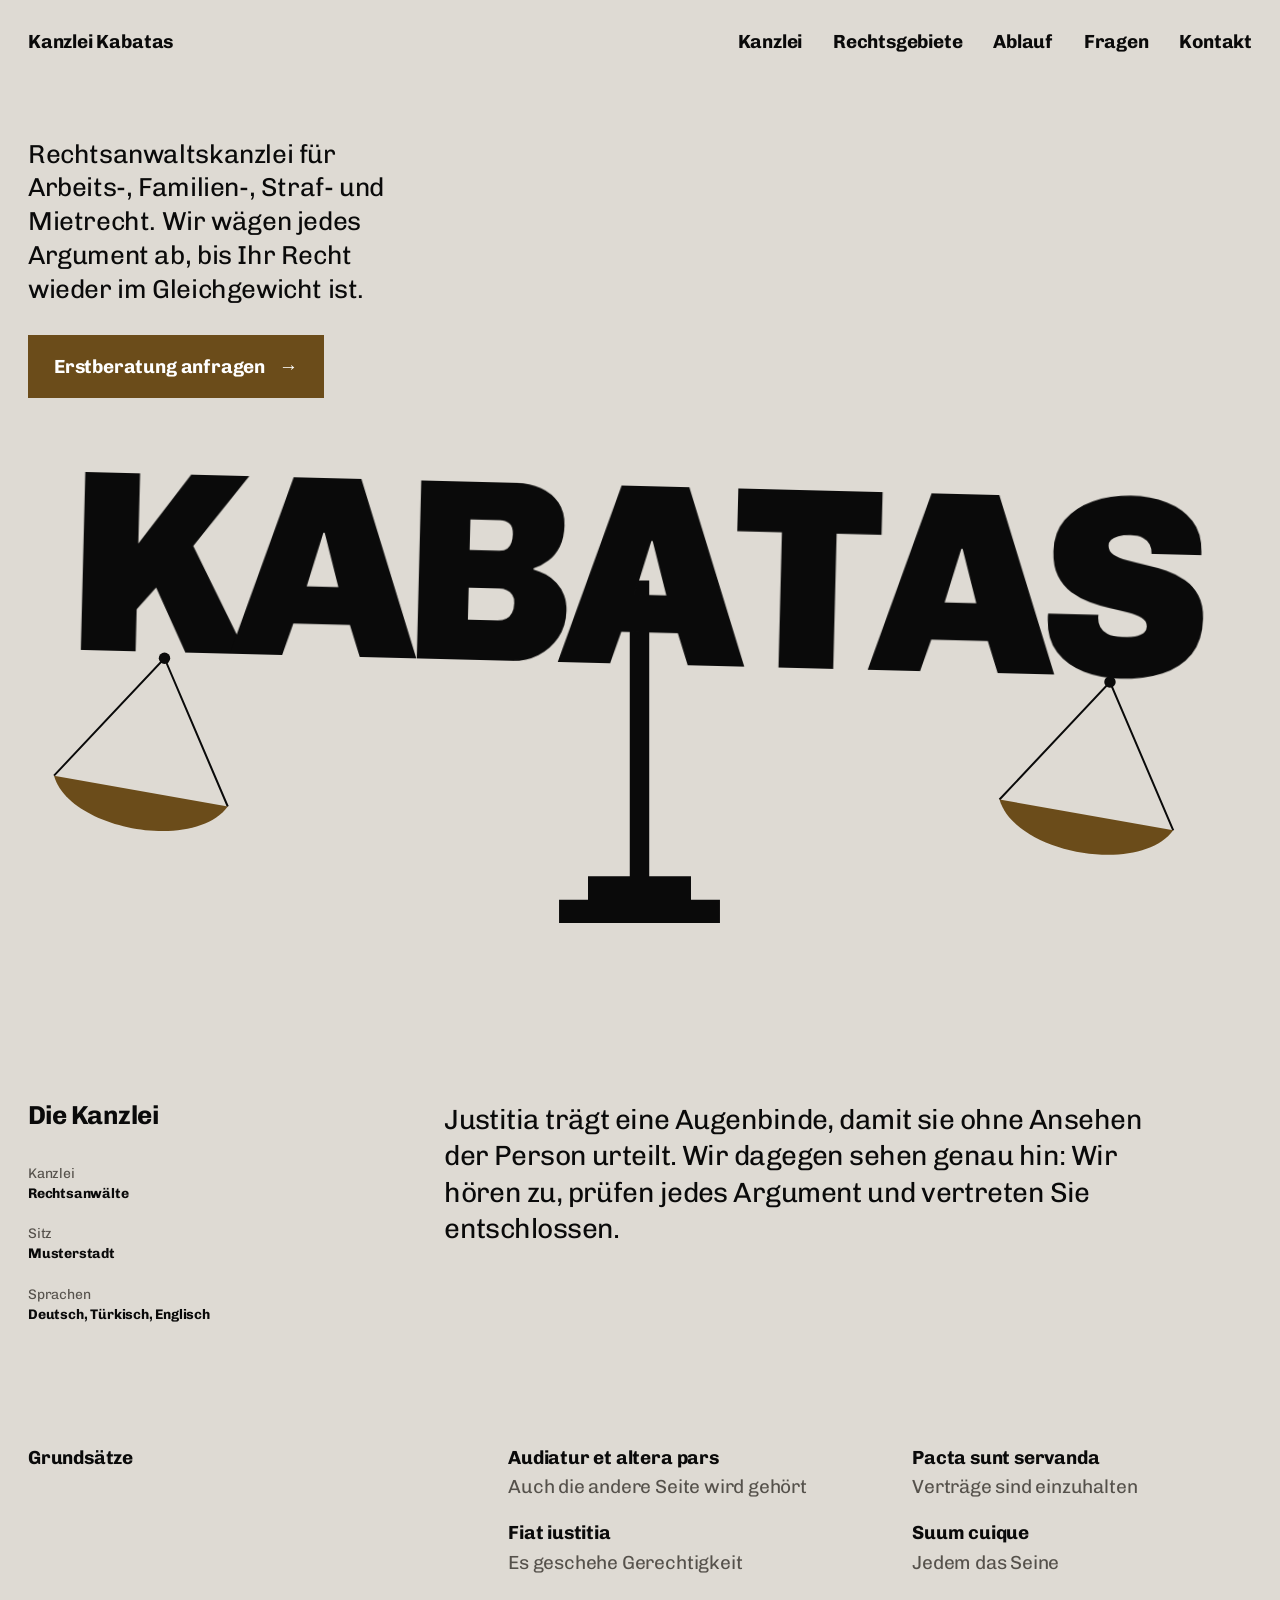
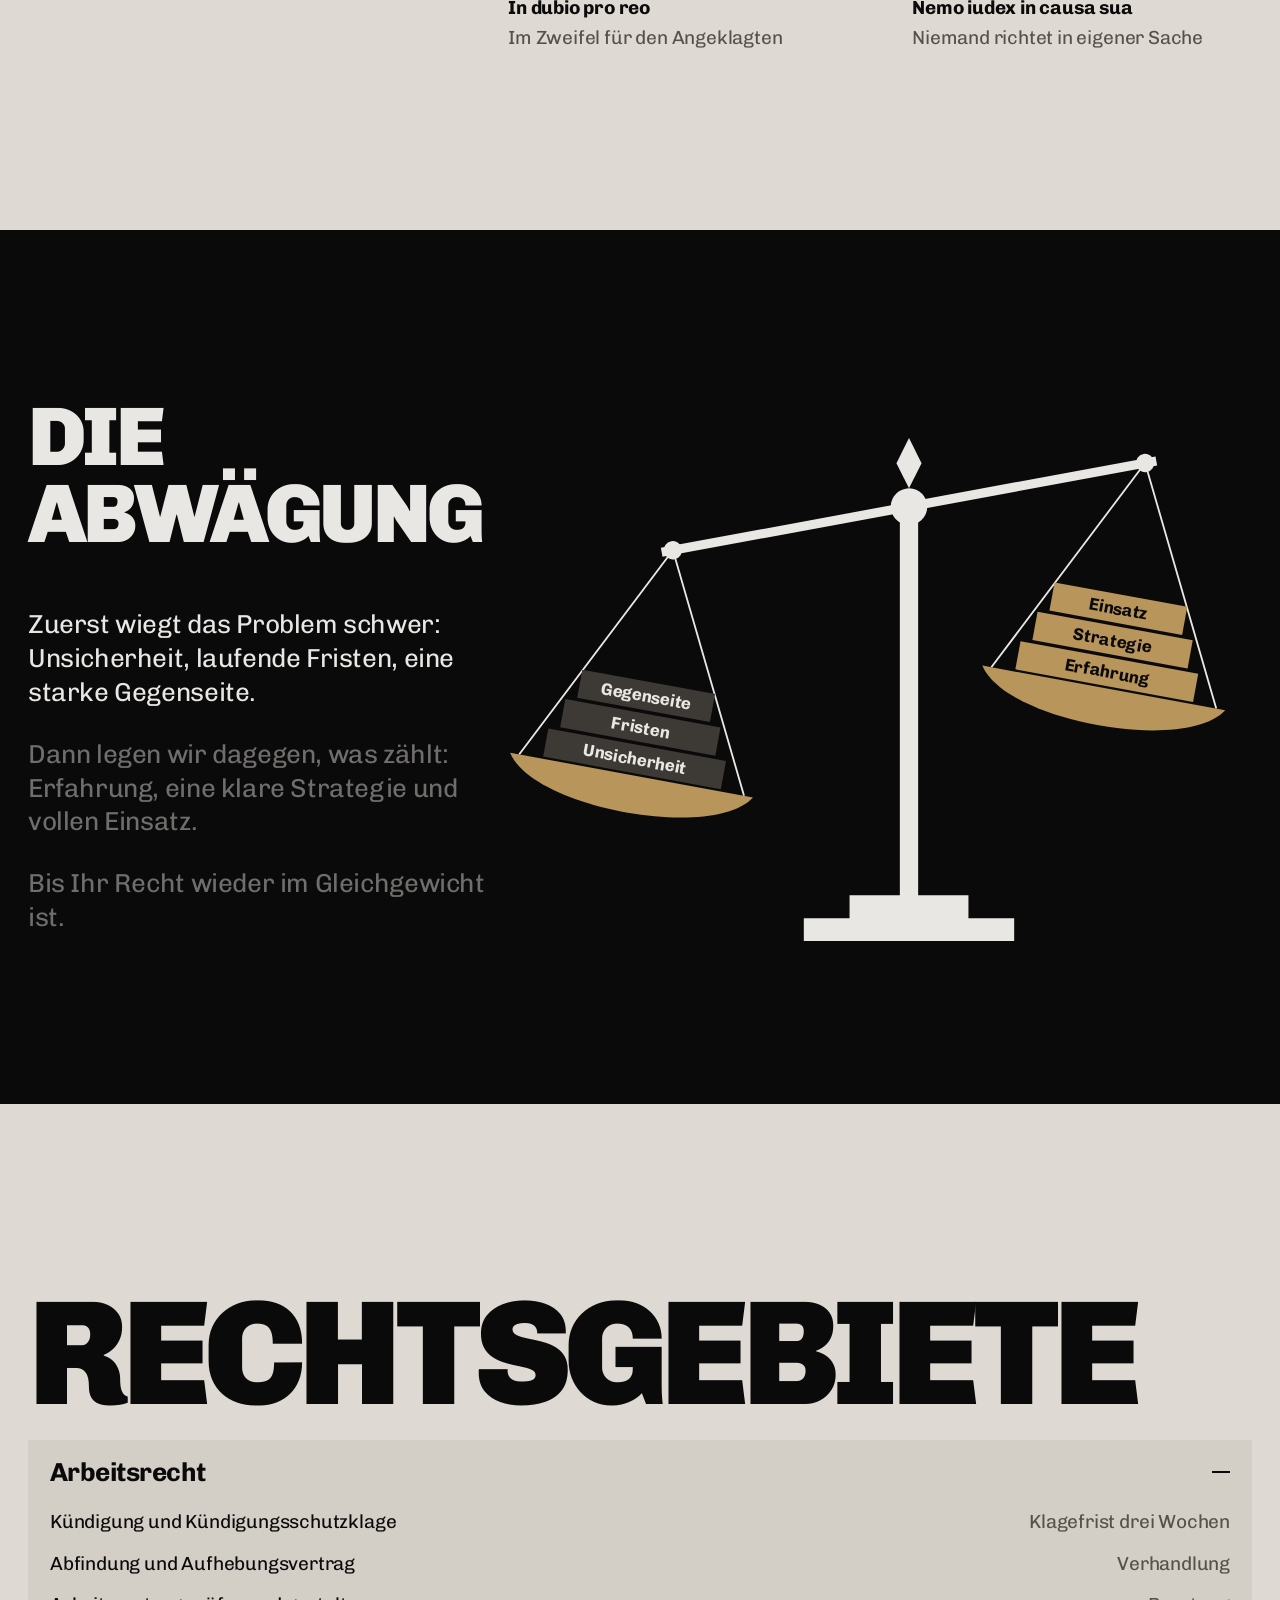
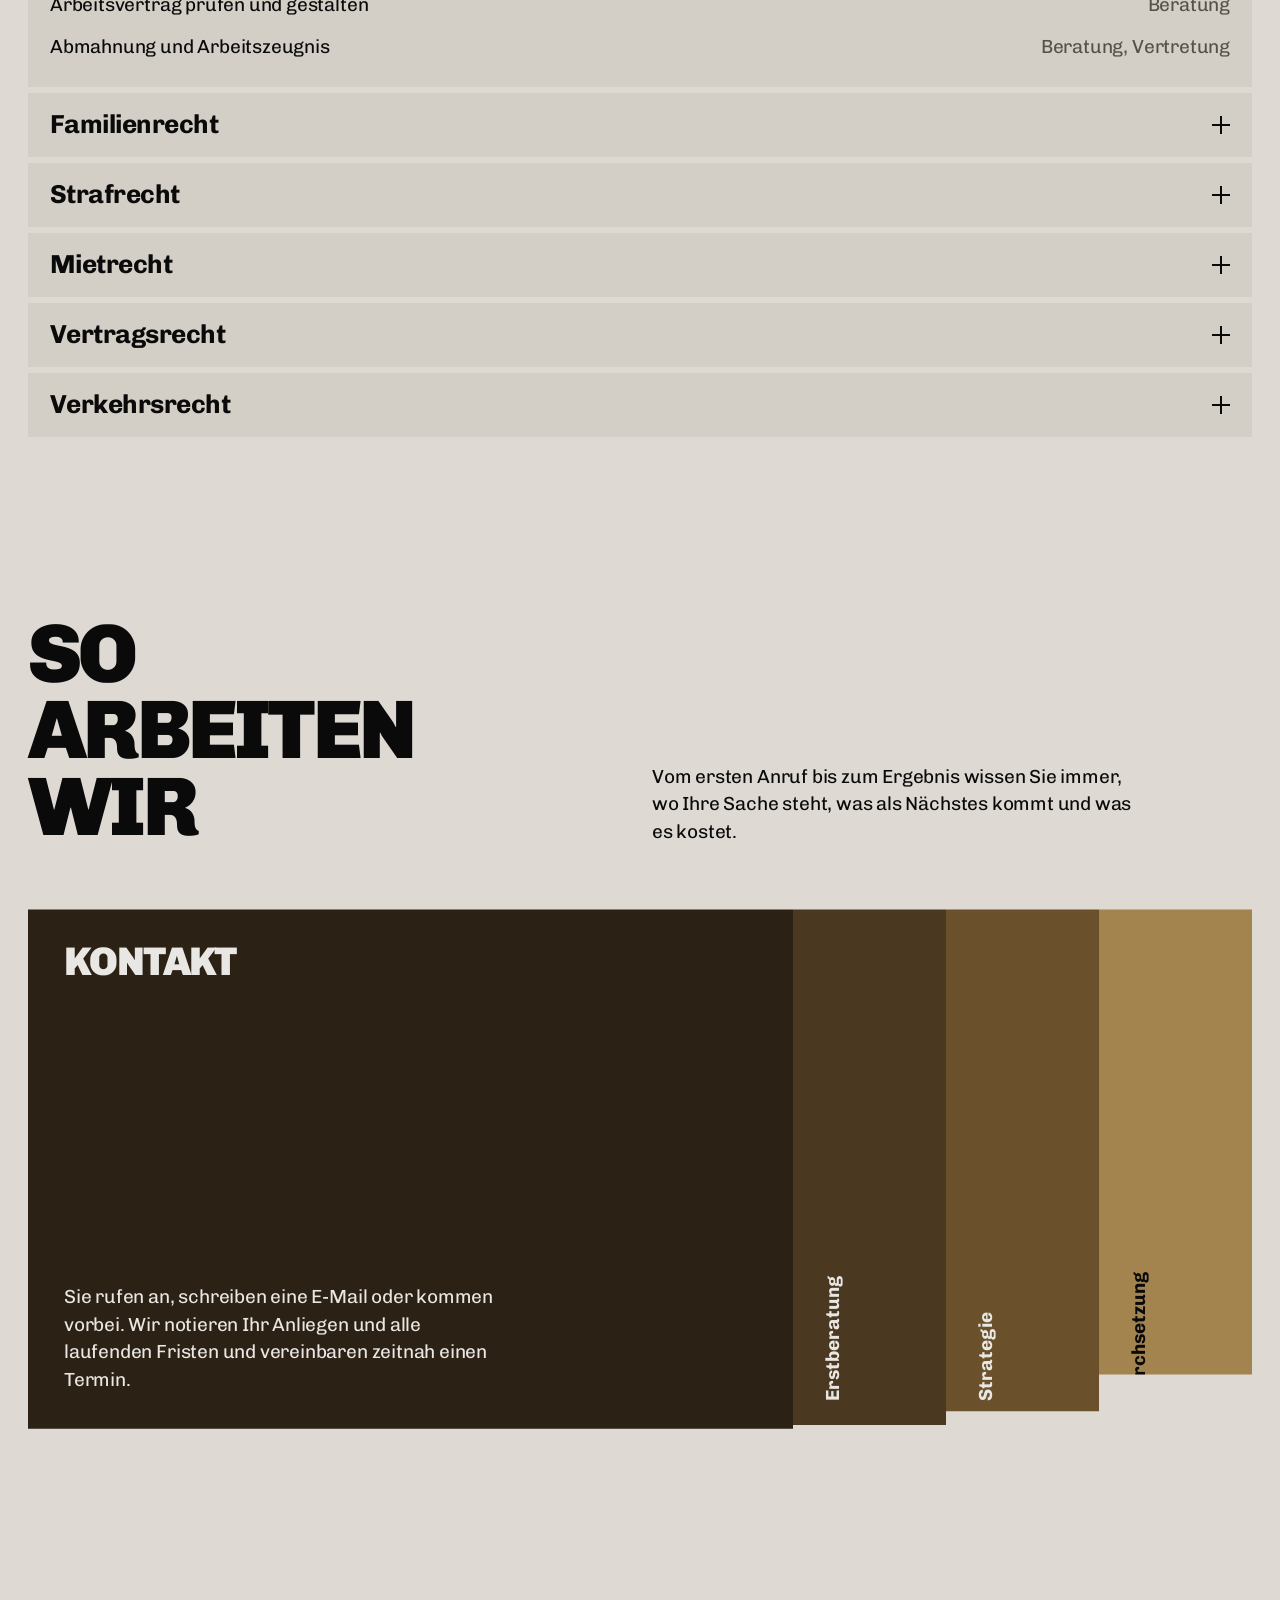
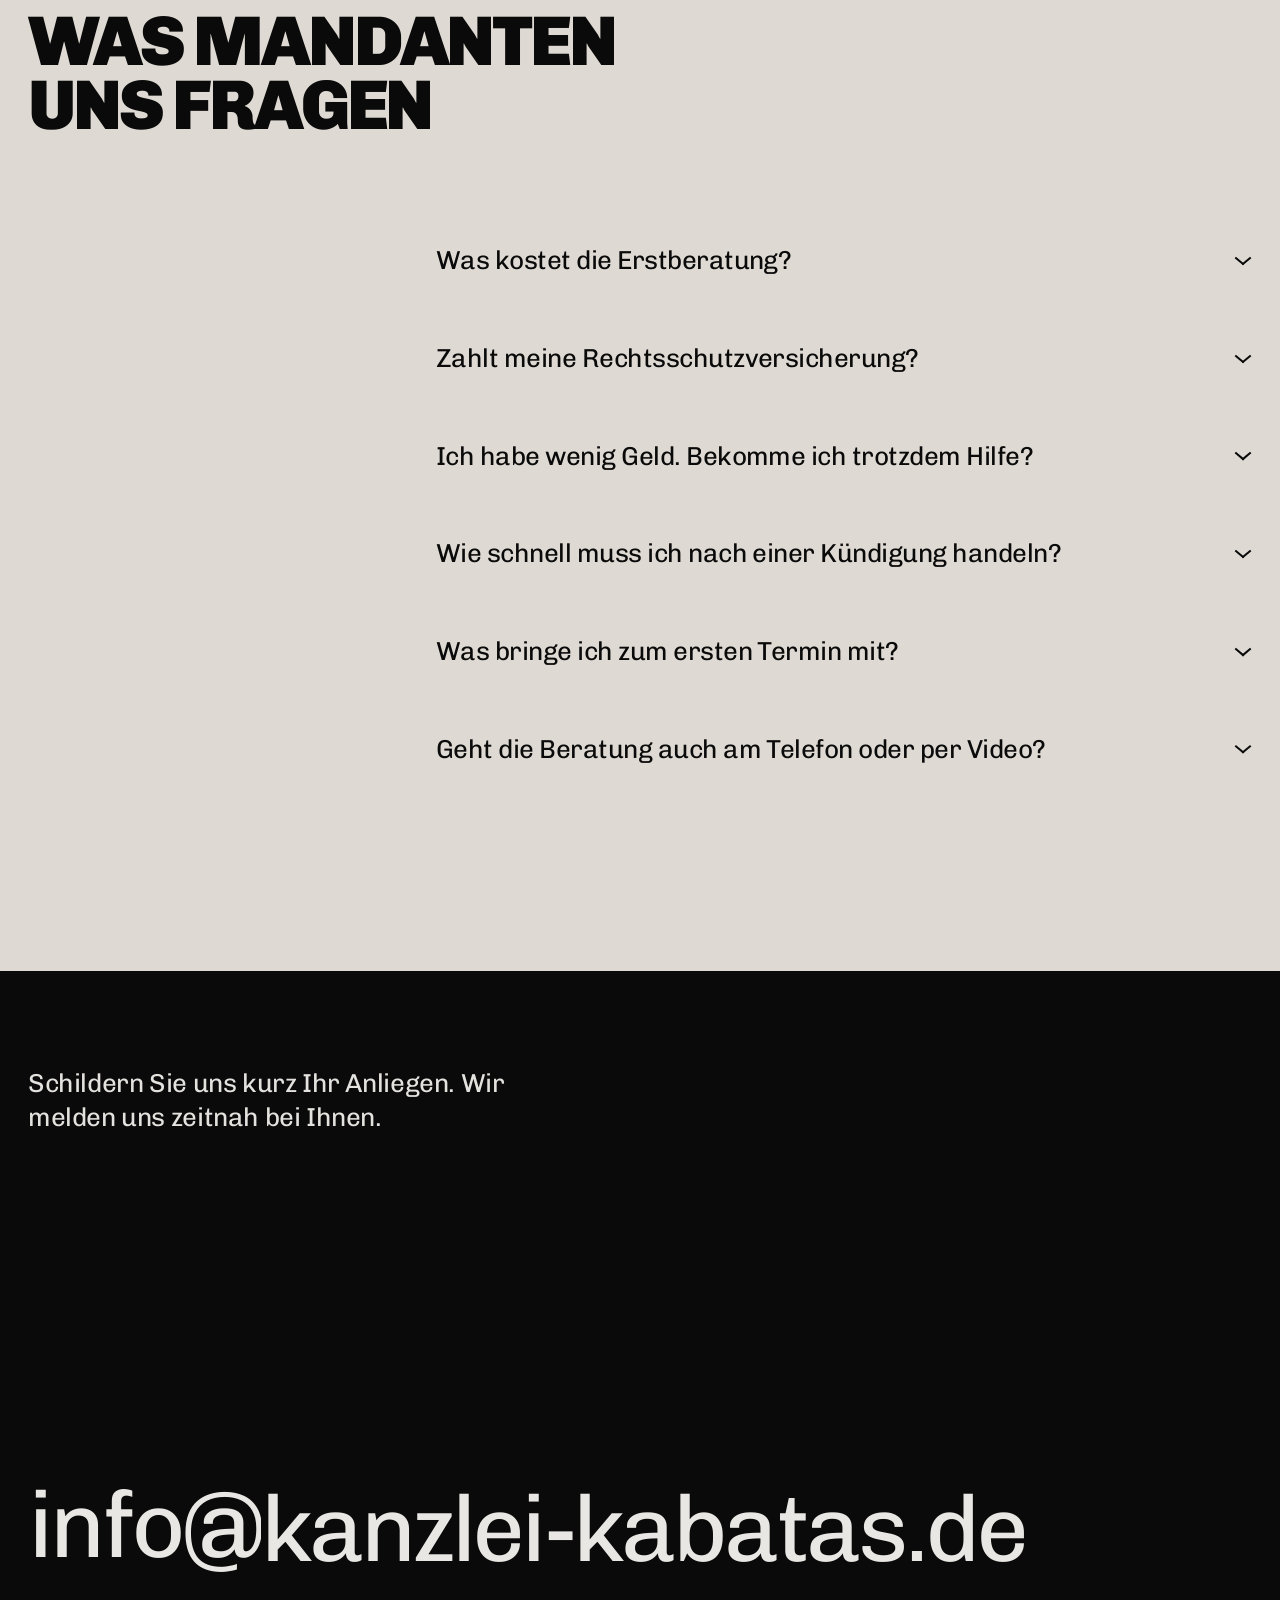
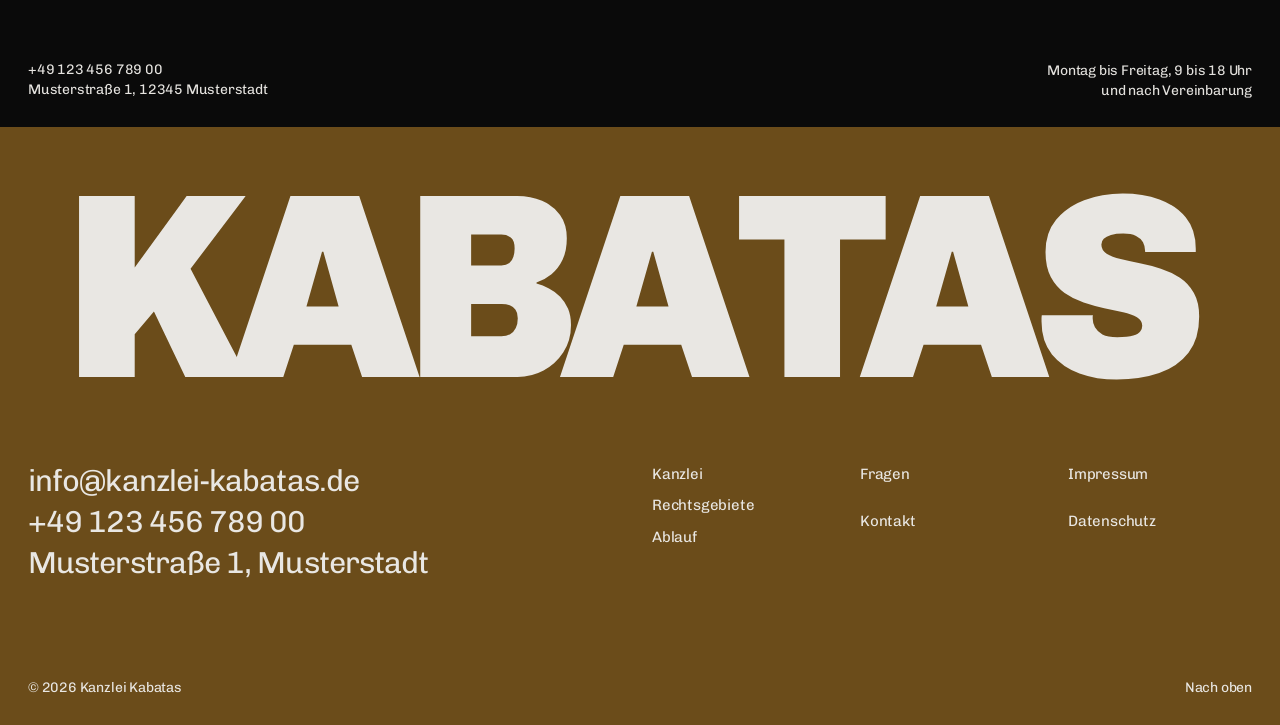
<file: index.html>
<!doctype html>
<html lang="de">
<head>
  <meta charset="utf-8">
  <meta name="viewport" content="width=device-width, initial-scale=1">
  <title>Kanzlei Kabatas – Rechtsanwälte</title>
  <meta name="description" content="Kanzlei Kabatas – Rechtsanwaltskanzlei für Arbeits-, Familien-, Straf-, Miet-, Vertrags- und Verkehrsrecht. Wir wägen ab, bis Ihr Recht im Gleichgewicht ist.">
  <meta name="theme-color" content="#dedad3">
  <link rel="icon" href="assets/favicon.svg" type="image/svg+xml">
  <link rel="preload" href="fonts/chivo-latin-900-normal.woff2" as="font" type="font/woff2" crossorigin>
  <link rel="preload" href="fonts/chivo-latin-400-normal.woff2" as="font" type="font/woff2" crossorigin>
  <script>document.documentElement.classList.add('js')</script>
  <link rel="stylesheet" href="styles.css">
</head>
<body>
  <a class="skip" href="#kanzlei">Zum Inhalt springen</a>

  <!-- ERSTER BILDSCHIRM: Der Name ist der Waagebalken -->
  <header class="hero" id="top">
    <nav class="bar" aria-label="Hauptnavigation">
      <a class="bar__mark" href="#top">Kanzlei Kabatas</a>
      <div class="bar__links">
        <a class="link" href="#kanzlei">Kanzlei</a>
        <a class="link" href="#rechtsgebiete">Rechtsgebiete</a>
        <a class="link" href="#ablauf">Ablauf</a>
        <a class="link" href="#fragen">Fragen</a>
        <a class="link" href="#kontakt">Kontakt</a>
      </div>
      <button class="bar__menu" type="button" aria-expanded="false" aria-controls="menu">Menü</button>
    </nav>

    <div class="hero__copy">
      <p class="hero__lead" data-load style="--d:380ms">Rechtsanwaltskanzlei für Arbeits-, Familien-, Straf- und Mietrecht. Wir wägen jedes Argument ab, bis Ihr Recht wieder im Gleichgewicht ist.</p>
      <a class="button" data-load style="--d:460ms" href="#kontakt">Erstberatung anfragen</a>
    </div>

    <div class="monument" data-monument>
      <svg class="monument__rig" data-rig aria-hidden="true"></svg>
      <h1 class="monument__word" data-beam tabindex="0" aria-label="Kanzlei Kabatas">
        <span class="monument__chars" aria-hidden="true"><span>K</span><span>A</span><span>B</span><span>A</span><span>T</span><span>A</span><span>S</span></span>
      </h1>
    </div>
  </header>

  <div class="menu" id="menu" hidden>
    <a href="#kanzlei">Kanzlei</a>
    <a href="#rechtsgebiete">Rechtsgebiete</a>
    <a href="#ablauf">Ablauf</a>
    <a href="#fragen">Fragen</a>
    <a href="#kontakt">Kontakt</a>
  </div>

  <main>
    <!-- KANZLEI -->
    <section class="about" id="kanzlei" aria-labelledby="about-title">
      <div class="about__row">
        <div class="about__side">
          <h2 class="about__title" id="about-title" data-rise>Die Kanzlei</h2>
          <dl class="facts">
            <div data-rise><dt>Kanzlei</dt><dd>Rechtsanwälte</dd></div>
            <div data-rise><dt>Sitz</dt><dd>Musterstadt</dd></div>
            <div data-rise><dt>Sprachen</dt><dd>Deutsch, Türkisch, Englisch</dd></div>
          </dl>
        </div>
        <p class="about__text" data-lines>Justitia trägt eine Augenbinde, damit sie ohne Ansehen der Person urteilt. Wir dagegen sehen genau hin: Wir hören zu, prüfen jedes Argument und vertreten Sie entschlossen.</p>
      </div>
      <div class="about__row about__row--record">
        <h3 class="about__word" data-rise>Grundsätze</h3>
        <ul class="record">
          <li data-rise><span>Audiatur et altera pars</span><span>Auch die andere Seite wird gehört</span></li>
          <li data-rise><span>Fiat iustitia</span><span>Es geschehe Gerechtigkeit</span></li>
          <li data-rise><span>In dubio pro reo</span><span>Im Zweifel für den Angeklagten</span></li>
        </ul>
        <ul class="record">
          <li data-rise><span>Pacta sunt servanda</span><span>Verträge sind einzuhalten</span></li>
          <li data-rise><span>Suum cuique</span><span>Jedem das Seine</span></li>
          <li data-rise><span>Nemo iudex in causa sua</span><span>Niemand richtet in eigener Sache</span></li>
        </ul>
      </div>
    </section>

    <!-- DIE ABWÄGUNG: läuft beim normalen Scrollen mit, nichts bleibt stehen -->
    <section class="weigh" aria-labelledby="weigh-title">
      <div class="weigh__copy">
        <h2 class="weigh__title" id="weigh-title" data-rise>Die Abwägung</h2>
        <ol class="weigh__steps">
          <li data-step="0">Zuerst wiegt das Problem schwer: Unsicherheit, laufende Fristen, eine starke Gegenseite.</li>
          <li data-step="1">Dann legen wir dagegen, was zählt: Erfahrung, eine klare Strategie und vollen Einsatz.</li>
          <li data-step="2">Bis Ihr Recht wieder im Gleichgewicht ist.</li>
        </ol>
      </div>
      <div class="weigh__scale" data-weigh aria-hidden="true"></div>
    </section>

    <!-- RECHTSGEBIETE -->
    <section class="areas" id="rechtsgebiete" aria-labelledby="areas-title">
      <h2 class="areas__word" id="areas-title"><span data-fit>Rechtsgebiete</span></h2>
      <div class="bars">
        <details class="bar-row" open data-rise>
          <summary><span>Arbeitsrecht</span><i aria-hidden="true"></i></summary>
          <ul>
            <li><span>Kündigung und Kündigungsschutzklage</span><span>Klagefrist drei Wochen</span></li>
            <li><span>Abfindung und Aufhebungsvertrag</span><span>Verhandlung</span></li>
            <li><span>Arbeitsvertrag prüfen und gestalten</span><span>Beratung</span></li>
            <li><span>Abmahnung und Arbeitszeugnis</span><span>Beratung, Vertretung</span></li>
          </ul>
        </details>
        <details class="bar-row" data-rise>
          <summary><span>Familienrecht</span><i aria-hidden="true"></i></summary>
          <ul>
            <li><span>Trennung und Scheidung</span><span>Vertretung vor dem Familiengericht</span></li>
            <li><span>Kindes- und Ehegattenunterhalt</span><span>Berechnung, Durchsetzung</span></li>
            <li><span>Sorgerecht und Umgangsrecht</span><span>Beratung, Vertretung</span></li>
            <li><span>Zugewinnausgleich und Eheverträge</span><span>Beratung, Gestaltung</span></li>
          </ul>
        </details>
        <details class="bar-row" data-rise>
          <summary><span>Strafrecht</span><i aria-hidden="true"></i></summary>
          <ul>
            <li><span>Vorladung und Ermittlungsverfahren</span><span>Akteneinsicht</span></li>
            <li><span>Verteidigung in der Hauptverhandlung</span><span>Vertretung</span></li>
            <li><span>Strafbefehl und Einspruch</span><span>Einspruchsfrist zwei Wochen</span></li>
          </ul>
        </details>
        <details class="bar-row" data-rise>
          <summary><span>Mietrecht</span><i aria-hidden="true"></i></summary>
          <ul>
            <li><span>Mieterhöhung und Nebenkostenabrechnung</span><span>Prüfung</span></li>
            <li><span>Kündigung wegen Eigenbedarf</span><span>Mieter und Vermieter</span></li>
            <li><span>Mängel und Mietminderung</span><span>Beratung, Vertretung</span></li>
            <li><span>Räumung</span><span>Vertretung</span></li>
          </ul>
        </details>
        <details class="bar-row" data-rise>
          <summary><span>Vertragsrecht</span><i aria-hidden="true"></i></summary>
          <ul>
            <li><span>Verträge prüfen, bevor Sie unterschreiben</span><span>Prüfung</span></li>
            <li><span>Kaufverträge und Werkverträge</span><span>Gestaltung</span></li>
            <li><span>Forderungen durchsetzen oder abwehren</span><span>Vertretung</span></li>
          </ul>
        </details>
        <details class="bar-row" data-rise>
          <summary><span>Verkehrsrecht</span><i aria-hidden="true"></i></summary>
          <ul>
            <li><span>Unfallregulierung und Schmerzensgeld</span><span>Durchsetzung</span></li>
            <li><span>Bußgeldbescheid und Fahrverbot</span><span>Einspruchsfrist zwei Wochen</span></li>
            <li><span>Führerscheinentzug</span><span>Verteidigung</span></li>
          </ul>
        </details>
      </div>
    </section>

    <!-- ABLAUF -->
    <section class="process" id="ablauf" aria-labelledby="process-title">
      <div class="process__intro">
        <h2 class="process__title" id="process-title" data-rise>So arbeiten wir</h2>
        <p data-rise>Vom ersten Anruf bis zum Ergebnis wissen Sie immer, wo Ihre Sache steht, was als Nächstes kommt und was es kostet.</p>
      </div>
      <ol class="stages">
        <li class="stage is-open">
          <button class="stage__tab" type="button" aria-expanded="true"><span>Kontakt</span></button>
          <div class="stage__body">
            <h3>Kontakt</h3>
            <p>Sie rufen an, schreiben eine E-Mail oder kommen vorbei. Wir notieren Ihr Anliegen und alle laufenden Fristen und vereinbaren zeitnah einen Termin.</p>
          </div>
        </li>
        <li class="stage">
          <button class="stage__tab" type="button" aria-expanded="false"><span>Erstberatung</span></button>
          <div class="stage__body">
            <h3>Erstberatung</h3>
            <p>Wir hören zu, sichten Ihre Unterlagen und geben Ihnen eine ehrliche erste Einschätzung, auch dann, wenn sie unbequem ist.</p>
          </div>
        </li>
        <li class="stage">
          <button class="stage__tab" type="button" aria-expanded="false"><span>Strategie</span></button>
          <div class="stage__body">
            <h3>Strategie</h3>
            <p>Gemeinsam wägen wir Chancen, Risiken und Kosten gegeneinander ab und legen fest, wie wir vorgehen.</p>
          </div>
        </li>
        <li class="stage">
          <button class="stage__tab" type="button" aria-expanded="false"><span>Durchsetzung</span></button>
          <div class="stage__body">
            <h3>Durchsetzung</h3>
            <p>Wir vertreten Ihre Interessen, mit Verhandlungsgeschick oder vor Gericht, bis die Sache abgeschlossen ist.</p>
          </div>
        </li>
      </ol>
    </section>

    <!-- FRAGEN -->
    <section class="faq" id="fragen" aria-labelledby="faq-title">
      <h2 class="faq__title" id="faq-title" data-rise>Was Mandanten uns fragen</h2>
      <div class="faq__list">
        <details data-rise>
          <summary>Was kostet die Erstberatung?<i aria-hidden="true"></i></summary>
          <p>Für Verbraucher ist die Gebühr für ein erstes Beratungsgespräch gesetzlich auf höchstens 190 Euro zuzüglich Umsatzsteuer begrenzt (§ 34 RVG). Den genauen Betrag nennen wir Ihnen, bevor das Gespräch beginnt.</p>
        </details>
        <details data-rise>
          <summary>Zahlt meine Rechtsschutzversicherung?<i aria-hidden="true"></i></summary>
          <p>Häufig ja. Wir stellen die Deckungsanfrage für Sie und klären vorab, welche Kosten Ihre Versicherung übernimmt.</p>
        </details>
        <details data-rise>
          <summary>Ich habe wenig Geld. Bekomme ich trotzdem Hilfe?<i aria-hidden="true"></i></summary>
          <p>Ja. Außergerichtlich gibt es Beratungshilfe mit einem Berechtigungsschein vom Amtsgericht, für ein Gerichtsverfahren Prozess- oder Verfahrenskostenhilfe. Wir helfen beim Antrag.</p>
        </details>
        <details data-rise>
          <summary>Wie schnell muss ich nach einer Kündigung handeln?<i aria-hidden="true"></i></summary>
          <p>Sehr schnell. Die Kündigungsschutzklage muss innerhalb von drei Wochen nach Zugang der Kündigung beim Arbeitsgericht eingehen (§ 4 KSchG). Melden Sie sich am besten sofort.</p>
        </details>
        <details data-rise>
          <summary>Was bringe ich zum ersten Termin mit?<i aria-hidden="true"></i></summary>
          <p>Alle Schreiben, Verträge und Bescheide zur Sache, möglichst mit dem Datum, an dem Sie sie erhalten haben, und eine kurze Notiz, was wann passiert ist.</p>
        </details>
        <details data-rise>
          <summary>Geht die Beratung auch am Telefon oder per Video?<i aria-hidden="true"></i></summary>
          <p>Ja. Wenn Sie nicht in die Kanzlei kommen können, beraten wir Sie auch telefonisch oder in einem Videogespräch.</p>
        </details>
      </div>
    </section>

    <!-- KONTAKT -->
    <section class="contact" id="kontakt" aria-labelledby="contact-title">
      <h2 class="contact__title" id="contact-title" data-rise>Schildern Sie uns kurz Ihr Anliegen. Wir melden uns zeitnah bei Ihnen.</h2>
      <a class="contact__mail" data-mail href="mailto:info@kanzlei-kabatas.de?subject=Anfrage%20Erstberatung">
        <span class="line"><span data-mailline>info@</span></span><span class="line"><span data-mailline>kanzlei-kabatas.de</span></span>
      </a>
      <div class="contact__foot">
        <p data-rise><a class="link" href="tel:+4912345678900">+49 123 456 789 00</a><br>Musterstraße 1, 12345 Musterstadt</p>
        <p data-rise>Montag bis Freitag, 9 bis 18 Uhr<br>und nach Vereinbarung</p>
      </div>
    </section>
  </main>

  <footer class="footer">
    <p class="footer__name" aria-hidden="true"><span data-fit>Kabatas</span></p>
    <div class="footer__row">
      <ul class="footer__places">
        <li><a href="mailto:info@kanzlei-kabatas.de">info@kanzlei-kabatas.de</a></li>
        <li><a href="tel:+4912345678900">+49 123 456 789 00</a></li>
        <li>Musterstraße 1, Musterstadt</li>
      </ul>
      <nav class="footer__links" aria-label="Weitere Links">
        <ul>
          <li><a class="link" href="#kanzlei">Kanzlei</a></li>
          <li><a class="link" href="#rechtsgebiete">Rechtsgebiete</a></li>
          <li><a class="link" href="#ablauf">Ablauf</a></li>
        </ul>
        <ul>
          <li><a class="link" href="#fragen">Fragen</a></li>
          <li><a class="link" href="#kontakt">Kontakt</a></li>
        </ul>
        <ul>
          <li><a class="link" href="#">Impressum</a></li>
          <li><a class="link" href="#">Datenschutz</a></li>
        </ul>
      </nav>
    </div>
    <div class="footer__legal">
      <p>© <span data-year>2026</span> Kanzlei Kabatas</p>
      <a class="link" href="#top">Nach oben</a>
    </div>
  </footer>

  <script src="vendor/gsap.min.js" defer></script>
  <script src="vendor/ScrollTrigger.min.js" defer></script>
  <script src="vendor/SplitText.min.js" defer></script>
  <script src="vendor/lenis.min.js" defer></script>
  <script src="script.js" defer></script>
</body>
</html>
</file>
<file: styles.css>
/* ==========================================================
   Kanzlei Kabatas – Stylesheet
   ========================================================== */

@font-face {
  font-family: "Chivo";
  src: url("fonts/chivo-latin-400-normal.woff2") format("woff2");
  font-weight: 400;
  font-display: swap;
}
@font-face {
  font-family: "Chivo";
  src: url("fonts/chivo-latin-700-normal.woff2") format("woff2");
  font-weight: 700;
  font-display: swap;
}
@font-face {
  font-family: "Chivo";
  src: url("fonts/chivo-latin-900-normal.woff2") format("woff2");
  font-weight: 900;
  font-display: swap;
}

:root {
  --bg: #dedad3;
  --surface: #d3cec6;
  --surface-2: #c7c1b7;
  --ink: #0a0a0a;
  --muted: #55514b;
  --accent: #6b4c1a;        /* Bronze der Justitia */
  --accent-strong: #573d12;
  --accent-ink: #ffffff;
  --bronze: #b8955a;        /* Bronze auf dunklem Grund */
  --paper: #e9e7e3;         /* Schrift auf dunklem Grund */

  --stage-1: #2b2115;
  --stage-2: #4a3820;
  --stage-3: #6b512b;
  --stage-4: #a3844f;

  --font: "Chivo", "Helvetica Neue", Arial, sans-serif;
  --step-small: clamp(0.8125rem, 0.79rem + 0.1vw, 0.875rem);
  --step-body: clamp(1.0625rem, 1rem + 0.25vw, 1.1875rem);
  --step-lead: clamp(1.25rem, 1.1rem + 0.7vw, 1.625rem);
  --step-head: clamp(2.5rem, 1.2rem + 5vw, 5.5rem);

  --m: 28px;
  --gap-section: clamp(150px, 14vw, 200px);

  --ease-out: cubic-bezier(0.22, 1, 0.36, 1);
  --ease-expo: cubic-bezier(0.16, 1, 0.3, 1);
  --ease-in-out: cubic-bezier(0.76, 0, 0.24, 1);
  --t-press: 140ms;
  --t-hover: 180ms;
  --t-ui: 240ms;
}

@media (max-width: 767px) {
  :root { --m: 20px; }
}

*, *::before, *::after { box-sizing: border-box; }

html {
  -webkit-text-size-adjust: 100%;
  text-size-adjust: 100%;
}

html.is-smooth { scroll-behavior: auto; }

body {
  margin: 0;
  background: var(--bg);
  color: var(--ink);
  font-family: var(--font);
  font-size: var(--step-body);
  line-height: 1.45;
  letter-spacing: -0.01em;
  -webkit-font-smoothing: antialiased;
  font-kerning: normal;
  overflow-x: clip;
}

h1, h2, h3, p, ul, ol, dl, dd { margin: 0; }
ul, ol { padding: 0; list-style: none; }
a { color: inherit; }
svg { display: block; }

::selection { background: var(--ink); color: var(--bg); }

:focus-visible {
  outline: 2px solid currentColor;
  outline-offset: 4px;
}

.skip {
  position: absolute;
  left: var(--m);
  top: -100px;
  z-index: 100;
  padding: 12px 18px;
  background: var(--ink);
  color: var(--bg);
  font-weight: 700;
  text-decoration: none;
}
.skip:focus { top: var(--m); }

/* ---------- Links & Button ---------- */

.link {
  text-decoration: underline;
  text-decoration-color: transparent;
  text-decoration-thickness: 0.08em;
  text-underline-offset: 0.22em;
  transition: text-decoration-color var(--t-hover) ease;
}

.button {
  display: inline-flex;
  align-items: center;
  gap: 14px;
  padding: 18px 26px;
  background: var(--accent);
  color: var(--accent-ink);
  font-weight: 700;
  font-size: var(--step-body);
  text-decoration: none;
  transition: transform var(--t-press) var(--ease-out), background-color var(--t-hover) ease;
}

.button::after {
  content: "→";
  transition: transform 360ms var(--ease-out);
}

.button:active { transform: scale(0.97); }

@media (hover: hover) and (pointer: fine) {
  .link:hover { text-decoration-color: currentColor; }
  .button:hover { background: var(--accent-strong); }
  .button:hover::after { transform: translateX(6px); }
}

/* ---------- Erster Bildschirm ---------- */

.hero {
  position: relative;
  min-height: 100svh;
  display: flex;
  flex-direction: column;
  overflow: clip;
  background: var(--bg);
}

.bar {
  position: relative;
  z-index: 5;
  display: flex;
  justify-content: space-between;
  align-items: center;
  padding: var(--m);
  font-size: var(--step-body);
  font-weight: 700;
}

.bar__mark { text-decoration: none; }

.bar__links {
  display: flex;
  gap: clamp(20px, 2.4vw, 40px);
}

.bar__links a { text-decoration-thickness: 2px; }

.bar__menu {
  display: none;
  padding: 10px 0 10px 16px;
  border: 0;
  background: none;
  color: inherit;
  font: inherit;
  cursor: pointer;
}

.hero__copy {
  position: relative;
  z-index: 5;
  padding: clamp(24px, 6vh, 72px) var(--m) 0;
  max-width: calc(34ch + 2 * var(--m));
}

.hero__lead {
  font-size: var(--step-lead);
  line-height: 1.3;
  letter-spacing: -0.015em;
}

.hero__copy .button { margin-top: 28px; }

.monument {
  position: relative;
  flex: 1 0 auto;
  min-height: clamp(340px, 62vh, 620px);
  margin-top: clamp(48px, 7vh, 80px);
  touch-action: pan-y;
}

.monument__rig {
  position: absolute;
  inset: 0;
  width: 100%;
  height: 100%;
  overflow: visible;
  pointer-events: none;
}

.monument__word {
  position: relative;
  z-index: 2;
  width: max-content;
  margin: 0 auto;
  font-size: 19.5vw;
  font-weight: 900;
  line-height: 0.88;
  letter-spacing: -0.05em;
  text-transform: uppercase;
  white-space: nowrap;
  cursor: grab;
  transform-origin: 50% 50%;
  will-change: transform;
  user-select: none;
  -webkit-user-select: none;
  outline-offset: 12px;
}

.monument__word.is-dragging { cursor: grabbing; }

.monument__chars {
  display: block;
  padding-right: 0.05em; /* gleicht die negative Laufweite am Ende aus */
}

.monument__chars > span {
  display: inline-block;
}

.rig-post { fill: var(--ink); }
.rig-chain { stroke: var(--ink); stroke-width: 2; fill: none; }
.rig-pan { fill: var(--accent); }
.rig-hook { fill: var(--ink); }

/* ---------- Kanzlei ---------- */

.about {
  padding: var(--gap-section) var(--m) 0;
}

.about__row {
  display: grid;
  grid-template-columns: 34% 1fr;
  align-items: start;
}

.about__side {
  display: grid;
  gap: 32px;
  max-width: 260px;
}

.about__title {
  font-size: var(--step-lead);
  font-weight: 700;
  line-height: 1.1;
  letter-spacing: -0.02em;
}

.facts {
  display: grid;
  gap: 20px;
  font-size: var(--step-small);
}

.facts dt { color: var(--muted); }
.facts dd { font-weight: 700; }

.about__text {
  max-width: 90%;
  font-size: clamp(1.375rem, 1.1rem + 0.8vw, 1.75rem);
  line-height: 1.3;
  letter-spacing: -0.02em;
}

.about__row--record {
  margin-top: 120px;
  grid-template-columns: 34% minmax(0, 1fr) minmax(0, 1fr);
  column-gap: 64px;
}

.about__word {
  font-size: var(--step-body);
  font-weight: 700;
}

.record {
  display: grid;
  gap: 18px;
  font-size: var(--step-body);
}

.record li {
  display: grid;
  gap: 2px;
}

.record li span:first-child { font-weight: 700; }
.record li span:last-child { color: var(--muted); }

/* ---------- Die Abwägung ---------- */

.weigh {
  margin-top: var(--gap-section);
  padding: clamp(96px, 10vw, 160px) var(--m);
  display: grid;
  grid-template-columns: 5fr 7fr;
  gap: 48px;
  align-items: center;
  background: var(--ink);
  color: var(--paper);
}

.weigh__title {
  font-size: var(--step-head);
  font-weight: 900;
  line-height: 0.92;
  letter-spacing: -0.045em;
  text-transform: uppercase;
  max-width: 9ch;
}

.weigh__steps {
  display: grid;
  gap: 28px;
  margin-top: 56px;
  max-width: 30ch;
  font-size: var(--step-lead);
  line-height: 1.3;
  letter-spacing: -0.015em;
}

.weigh__steps li {
  transition: opacity 500ms ease;
}

.weigh__scale {
  width: 100%;
  max-width: 720px;
  justify-self: end;
  aspect-ratio: 600 / 540;
}

.scale-svg { width: 100%; height: 100%; overflow: visible; }
.scale-svg .s-post { fill: var(--paper); }
.scale-svg .s-beam { fill: var(--paper); }
.scale-svg .s-chain { stroke: var(--paper); stroke-width: 1.6; fill: none; }
.scale-svg .s-pan { fill: var(--bronze); }
.scale-svg .s-weight rect { fill: #3d3a35; }
.scale-svg .s-weight text {
  fill: var(--paper);
  font-family: var(--font);
  font-size: 15px;
  font-weight: 700;
  letter-spacing: -0.01em;
  text-anchor: middle;
  dominant-baseline: central;
}
.scale-svg .s-weight--good rect { fill: var(--bronze); }
.scale-svg .s-weight--good text { fill: var(--ink); }

/* ---------- Rechtsgebiete ---------- */

.areas {
  padding: var(--gap-section) var(--m) 0;
}

.areas__word {
  font-size: 10.6vw;
  font-weight: 900;
  line-height: 0.8;
  letter-spacing: -0.05em;
  text-transform: uppercase;
  white-space: nowrap;
}

.areas__word [data-fit] { display: inline-block; }

.bars {
  display: grid;
  gap: 6px;
  margin-top: 28px;
}

.bar-row {
  background: var(--surface);
  transition: background-color var(--t-hover) ease;
}

.bar-row summary {
  display: flex;
  justify-content: space-between;
  align-items: center;
  min-height: 64px;
  padding: 0 22px;
  font-size: var(--step-lead);
  font-weight: 700;
  letter-spacing: -0.02em;
  cursor: pointer;
  list-style: none;
}

.bar-row summary::-webkit-details-marker { display: none; }

/* Plus, das sich zum Minus dreht */
.bar-row summary i,
.faq summary i {
  position: relative;
  flex: none;
  width: 18px;
  height: 18px;
}

.bar-row summary i::before,
.bar-row summary i::after {
  content: "";
  position: absolute;
  left: 0;
  top: 8px;
  width: 18px;
  height: 2px;
  background: currentColor;
  transition: transform 400ms var(--ease-out);
}

.bar-row summary i::after { transform: rotate(90deg); }
.bar-row[open] summary i::after { transform: rotate(0deg); }

.bar-row ul {
  display: grid;
  gap: 14px;
  padding: 4px 22px 26px;
}

.bar-row li {
  display: flex;
  justify-content: space-between;
  gap: 24px;
}

.bar-row li span:last-child { color: var(--muted); text-align: right; }

@media (hover: hover) and (pointer: fine) {
  .bar-row:not([open]):hover { background: var(--surface-2); }
}

/* ---------- Ablauf ---------- */

.process {
  padding: var(--gap-section) var(--m) 0;
}

.process__intro {
  display: grid;
  grid-template-columns: repeat(12, 1fr);
  column-gap: 24px;
  align-items: end;
}

.process__title {
  grid-column: 1 / 6;
  font-size: var(--step-head);
  font-weight: 900;
  line-height: 0.92;
  letter-spacing: -0.045em;
  text-transform: uppercase;
}

.process__intro p {
  grid-column: 7 / 12;
  font-size: var(--step-body);
}

.stages {
  display: flex;
  height: 520px;
  margin-top: 64px;
}

.stage {
  position: relative;
  flex: 1 1 0;
  min-width: 0;
  overflow: hidden;
  color: var(--paper);
  transition: flex-grow 450ms var(--ease-in-out);
}

.stage:nth-child(1) { background: var(--stage-1); }
.stage:nth-child(2) { background: var(--stage-2); }
.stage:nth-child(3) { background: var(--stage-3); }
.stage:nth-child(4) { background: var(--stage-4); color: var(--ink); }

.stage.is-open { flex-grow: 5; }

.stage__tab {
  position: absolute;
  inset: 0;
  z-index: 1;
  width: 100%;
  padding: 0;
  border: 0;
  background: none;
  color: inherit;
  font: inherit;
  cursor: pointer;
  text-align: left;
}

.stage__tab span {
  position: absolute;
  left: 26px;
  bottom: 28px;
  font-size: var(--step-body);
  font-weight: 700;
  white-space: nowrap;
  writing-mode: vertical-rl;
  transform: rotate(180deg);
  transition: opacity 300ms ease;
}

.stage.is-open .stage__tab { pointer-events: none; }
.stage.is-open .stage__tab span { opacity: 0; }

.stage__body {
  position: absolute;
  inset: 0;
  display: flex;
  flex-direction: column;
  justify-content: space-between;
  width: min(100%, 720px);
  min-width: 420px;
  padding: 32px 36px 36px;
  opacity: 0;
  visibility: hidden;
  transition: opacity 300ms ease, visibility 0s 300ms;
}

.stage.is-open .stage__body {
  opacity: 1;
  visibility: visible;
  transition: opacity 500ms ease 220ms;
}

.stage__body h3 {
  font-size: clamp(2rem, 1.4rem + 1.6vw, 2.5rem);
  font-weight: 900;
  line-height: 1;
  letter-spacing: -0.04em;
  text-transform: uppercase;
}

.stage__body p {
  max-width: 36ch;
  font-size: var(--step-body);
}

@media (hover: hover) and (pointer: fine) {
  .stage:not(.is-open):hover .stage__tab span { transform: rotate(180deg) translateY(6px); transition: transform 300ms var(--ease-out); }
}

/* ---------- Fragen ---------- */

.faq {
  padding: var(--gap-section) var(--m) var(--gap-section);
}

.faq__title {
  font-size: 5.5vw;
  font-weight: 900;
  line-height: 0.92;
  letter-spacing: -0.045em;
  text-transform: uppercase;
  max-width: 14ch;
}

.faq__list {
  display: grid;
  gap: 12px;
  margin: 80px 0 0 33.333%;
}

.faq details {
  margin: 0 -24px;
  padding: 12px 24px;
  transition: background-color var(--t-ui) ease;
}

.faq details[open] {
  background: var(--surface);
  padding-bottom: 28px;
}

.faq summary {
  display: flex;
  justify-content: space-between;
  align-items: center;
  gap: 24px;
  padding: 12px 0;
  font-size: var(--step-lead);
  letter-spacing: -0.02em;
  cursor: pointer;
  list-style: none;
}

.faq summary::-webkit-details-marker { display: none; }

/* Chevron aus zwei Strichen */
.faq summary i::before,
.faq summary i::after {
  content: "";
  position: absolute;
  top: 8px;
  width: 11px;
  height: 2px;
  background: currentColor;
  transition: transform 400ms var(--ease-out);
}

.faq summary i::before { left: 0; transform: rotate(40deg); }
.faq summary i::after { right: 0; transform: rotate(-40deg); }
.faq details[open] summary i::before { transform: rotate(-40deg); }
.faq details[open] summary i::after { transform: rotate(40deg); }

.faq details p {
  max-width: 48ch;
  padding-top: 8px;
  font-size: var(--step-body);
}

@media (hover: hover) and (pointer: fine) {
  .faq details:not([open]):hover { background: var(--surface); }
}

/* ---------- Kontakt ---------- */

.contact {
  min-height: 84svh;
  display: grid;
  grid-template-rows: auto 1fr auto;
  padding: var(--m);
  padding-top: clamp(64px, 8vw, 96px);
  background: var(--ink);
  color: var(--paper);
}

.contact__title {
  max-width: 30ch;
  font-size: var(--step-lead);
  font-weight: 400;
  line-height: 1.3;
  letter-spacing: -0.015em;
}

.contact__mail {
  align-self: end;
  margin: 18vh 0 10vh;
  font-size: 7.3vw;
  line-height: 1;
  letter-spacing: -0.045em;
  text-decoration: none;
  white-space: nowrap;
  transition: color var(--t-hover) ease;
}

.contact__mail .line {
  display: inline-block;
  overflow: hidden;
  padding-bottom: 0.1em;
  margin-bottom: -0.1em;
  vertical-align: bottom;
}

.contact__mail [data-mailline] { display: inline-block; }

.contact__foot {
  display: flex;
  justify-content: space-between;
  gap: 24px;
  font-size: var(--step-small);
}

.contact__foot p:last-child { text-align: right; }

@media (hover: hover) and (pointer: fine) {
  .contact__mail:hover { color: var(--bronze); }
}

/* ---------- Fußbereich ---------- */

.footer {
  display: grid;
  grid-template-rows: auto 1fr auto;
  padding: 40px var(--m) var(--m);
  background: var(--accent);
  color: var(--paper);
}

.footer__name {
  font-size: 23vw;
  font-weight: 900;
  line-height: 0.8;
  letter-spacing: -0.05em;
  text-transform: uppercase;
  white-space: nowrap;
}

.footer__name [data-fit] { display: inline-block; }

.footer__row {
  display: grid;
  grid-template-columns: repeat(12, 1fr);
  column-gap: 24px;
  margin-top: 72px;
  align-items: start;
}

.footer__places {
  grid-column: 1 / 6;
  display: grid;
  gap: 6px;
  font-size: clamp(1.375rem, 1.1rem + 1vw, 2rem);
  line-height: 1.15;
  letter-spacing: -0.03em;
}

.footer__places a {
  text-decoration: underline;
  text-decoration-color: transparent;
  text-decoration-thickness: 0.06em;
  text-underline-offset: 0.16em;
  transition: text-decoration-color var(--t-hover) ease;
}

.footer__links {
  grid-column: 7 / 13;
  display: grid;
  grid-template-columns: repeat(3, 1fr);
  gap: 24px;
  font-size: 15px;
}

.footer__links ul { display: grid; gap: 10px; }

.footer__legal {
  display: flex;
  justify-content: space-between;
  margin-top: 96px;
  font-size: var(--step-small);
}

@media (hover: hover) and (pointer: fine) {
  .footer__places a:hover { text-decoration-color: currentColor; }
}

/* ---------- Mobiles Menü ---------- */

.menu {
  position: fixed;
  inset: 0;
  z-index: 50;
  display: flex;
  flex-direction: column;
  justify-content: center;
  gap: 4px;
  padding: var(--m);
  background: var(--ink);
  color: var(--paper);
}

.menu[hidden] { display: none; }

.menu a {
  font-size: 12vw;
  font-weight: 900;
  line-height: 1;
  letter-spacing: -0.045em;
  text-transform: uppercase;
  text-decoration: none;
}

.menu-open .bar { position: fixed; left: 0; right: 0; z-index: 60; color: var(--paper); }
.menu-open .bar__mark { visibility: hidden; }

/* ---------- Bewegung (nur wenn erwünscht) ---------- */

@media (prefers-reduced-motion: no-preference) {
  .js .hero [data-load] {
    opacity: 0;
    transform: translateY(14px);
    animation: load-rise 600ms var(--ease-out) forwards;
    animation-delay: var(--d);
  }

  .js .monument__chars > span {
    transform: translateY(105%);
    animation: load-line 900ms var(--ease-expo) forwards;
  }
  .js .monument__chars > span:nth-child(1) { animation-delay: 80ms; }
  .js .monument__chars > span:nth-child(2) { animation-delay: 110ms; }
  .js .monument__chars > span:nth-child(3) { animation-delay: 140ms; }
  .js .monument__chars > span:nth-child(4) { animation-delay: 170ms; }
  .js .monument__chars > span:nth-child(5) { animation-delay: 200ms; }
  .js .monument__chars > span:nth-child(6) { animation-delay: 230ms; }
  .js .monument__chars > span:nth-child(7) { animation-delay: 260ms; }

  .js .monument__chars { overflow: hidden; padding-bottom: 0.04em; }

  .js .monument__rig { opacity: 0; animation: load-fade 700ms ease 450ms forwards; }

  .js .weigh__steps li { opacity: 0.45; }
  .js .weigh__steps li.is-on { opacity: 1; }

  .menu:not([hidden]) { animation: menu-in 420ms var(--ease-in-out); }
}

@keyframes load-rise { to { opacity: 1; transform: none; } }
@keyframes load-line { to { transform: none; } }
@keyframes load-fade { to { opacity: 1; } }
@keyframes menu-in { from { clip-path: inset(0 0 100% 0); } to { clip-path: inset(0); } }

/* ---------- Tablet ---------- */

@media (max-width: 1023px) {
  .bar__links { display: none; }
  .bar__menu { display: block; }
  .monument { margin-top: 150px; }

  .about__row { grid-template-columns: 1fr; gap: 40px; }
  .about__side { max-width: none; }
  .facts { grid-template-columns: repeat(3, auto); justify-content: start; column-gap: 40px; }
  .about__text { max-width: none; }
  .about__row--record { grid-template-columns: 1fr 1fr; row-gap: 24px; margin-top: 88px; }
  .about__word { grid-column: 1 / -1; }

  .weigh { grid-template-columns: 1fr; gap: 56px; }
  .weigh__scale { justify-self: center; max-width: 560px; }

  .process__intro { display: grid; grid-template-columns: 1fr; row-gap: 24px; }
  .process__title, .process__intro p { grid-column: 1 / -1; max-width: 46ch; }

  .faq__title { font-size: 8vw; }
  .faq__list { margin-left: 0; }
  .contact { min-height: 0; }

  .footer__row { grid-template-columns: 1fr; row-gap: 48px; }
  .footer__places, .footer__links { grid-column: 1 / -1; }
}

/* ---------- Telefon ---------- */

@media (max-width: 767px) {
  .hero__lead { font-size: 18px; }

  .hero { min-height: 92svh; }
  .monument { min-height: 300px; margin-top: 104px; }

  .facts { grid-template-columns: 1fr 1fr; row-gap: 20px; font-size: 14px; }
  .about__text { font-size: 21px; }
  .about__row--record { grid-template-columns: 1fr; gap: 0; }
  .about__row--record .record + .record { margin-top: 14px; }
  .about__word { margin-bottom: 18px; font-size: 15px; }

  .weigh { padding-top: 88px; padding-bottom: 88px; }
  .weigh__steps { font-size: 19px; margin-top: 36px; }

  .bar-row summary { min-height: 56px; padding: 0 18px; font-size: 19px; }
  .bar-row ul { padding: 4px 18px 22px; }
  .bar-row li { flex-direction: column; gap: 2px; }
  .bar-row li span:last-child { text-align: left; font-size: 14px; }

  .stages { flex-direction: column; height: auto; margin-top: 40px; }
  .stage { flex: none; }
  .stage__tab { position: relative; inset: auto; display: block; min-height: 64px; padding: 0 20px; }
  .stage__tab span { position: static; display: block; padding: 20px 0; font-size: 18px; writing-mode: horizontal-tb; transform: none; }
  .stage.is-open .stage__tab { display: none; }
  .stage__body { position: static; display: none; min-width: 0; width: 100%; gap: 24px; padding: 22px 20px 28px; opacity: 1; }
  .stage.is-open .stage__body { display: flex; visibility: visible; }
  .stage__body h3 { font-size: 30px; }
  .stage__body p { font-size: 17px; }

  .faq__title { font-size: 10vw; }
  .faq__list { margin-top: 48px; gap: 4px; }
  .faq details { margin: 0 calc(-1 * var(--m)); padding: 10px var(--m); }
  .faq summary { font-size: 19px; }
  .faq details p { font-size: 16px; }

  .contact { min-height: 86svh; }
  .contact__title { font-size: 18px; }
  .contact__mail { margin: 72px 0 56px; align-self: center; font-size: 11.5vw; white-space: normal; }
  .contact__mail .line { display: block; }
  .contact__mail .line + .line [data-mailline] { font-size: 0.82em; }
  .contact__foot { flex-direction: column; gap: 12px; font-size: 15px; }
  .contact__foot p:last-child { text-align: left; }

  .footer { min-height: 0; padding-top: 32px; }
  .footer__places { font-size: 24px; }
  .footer__links { grid-template-columns: 1fr 1fr; }
  .footer__links ul:last-child { grid-column: 1 / -1; }
  .footer__legal { margin-top: 64px; }
}

/* ---------- Reduzierte Bewegung ---------- */

@media (prefers-reduced-motion: reduce) {
  .stage, .stage__body, .stage__tab span, .bar-row summary i::before, .bar-row summary i::after,
  .faq summary i::before, .faq summary i::after { transition: none; }
}
</file>
